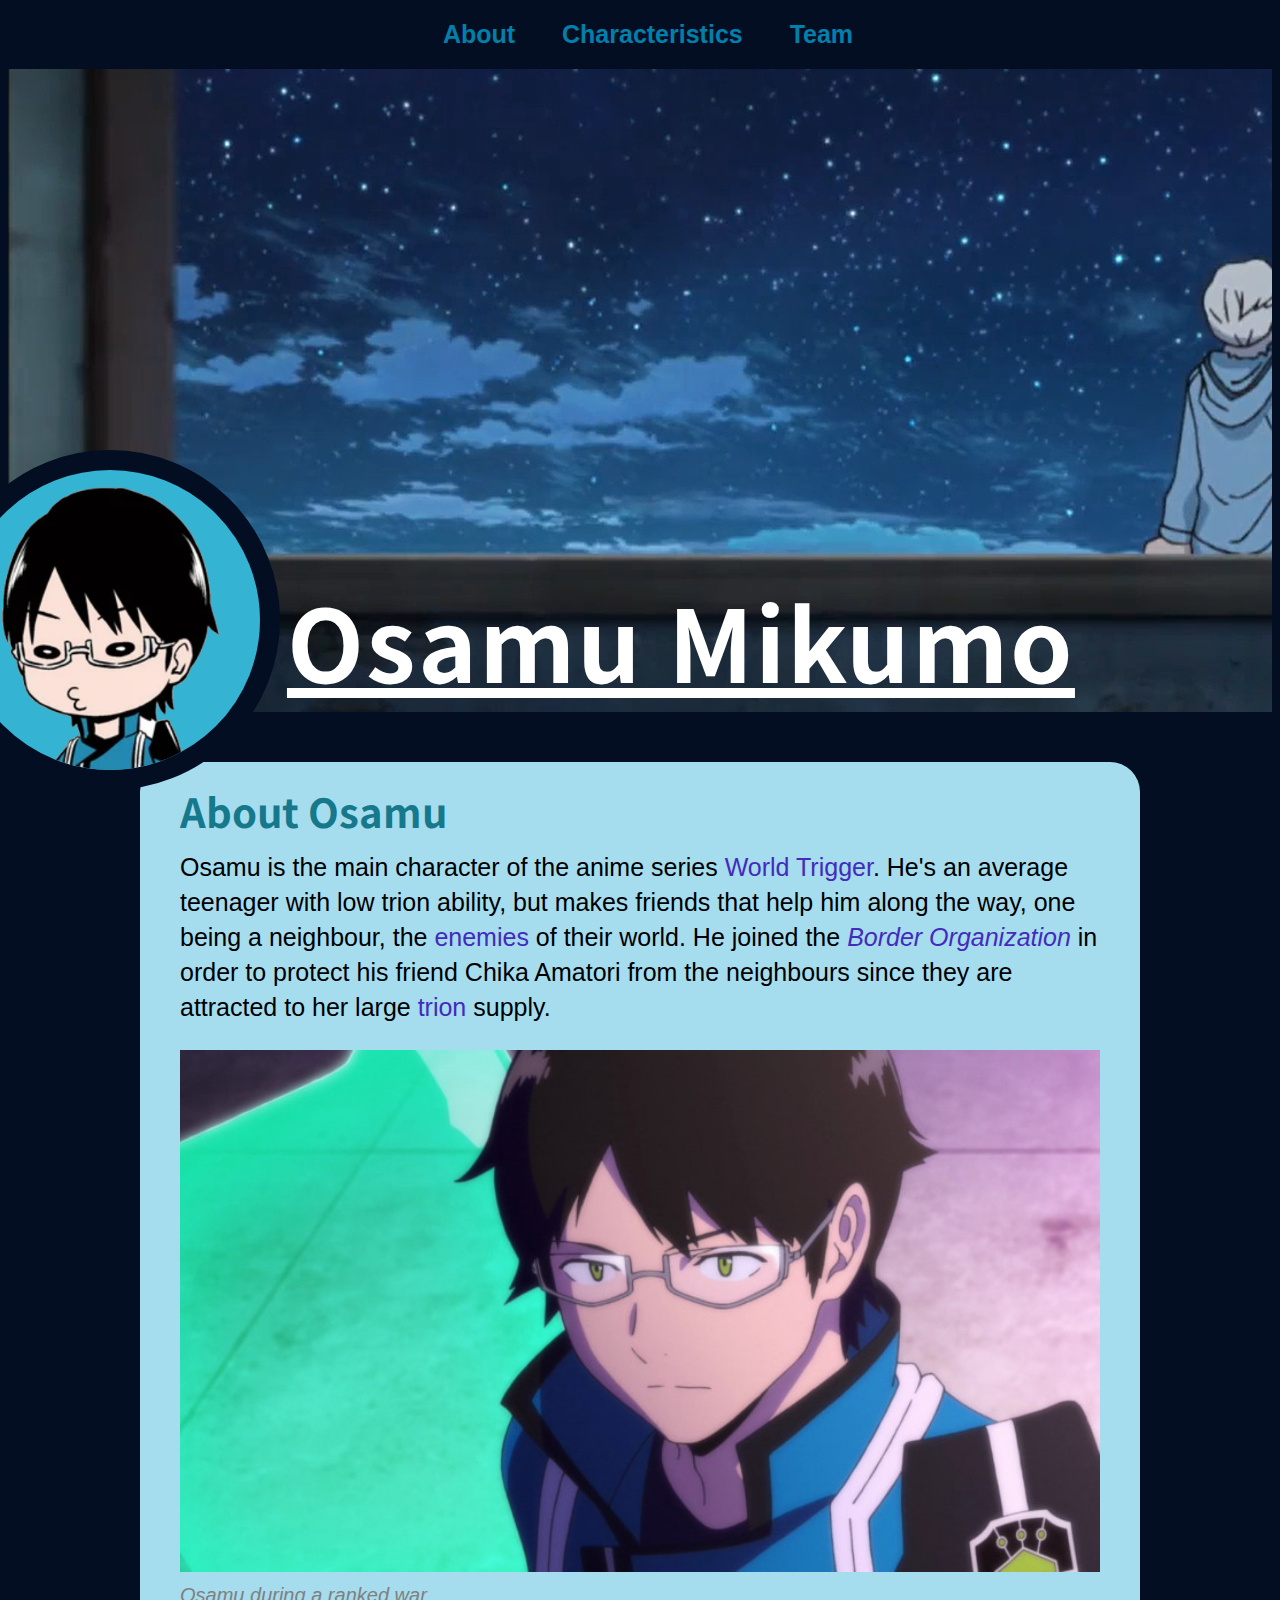
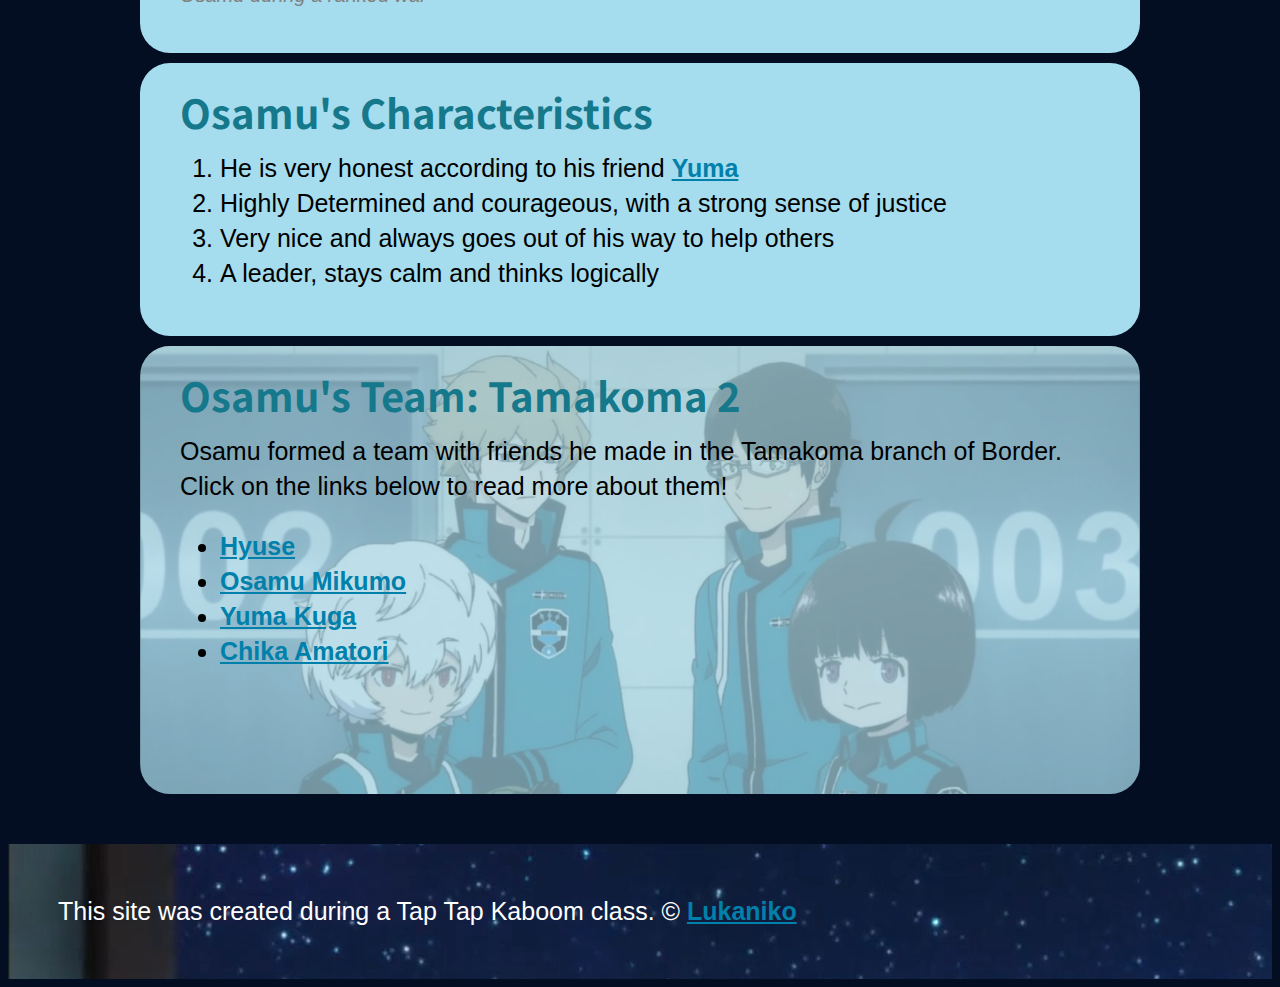
<file: index.html>
﻿<!DOCTYPE html>
<html>

<head>
	<!--Title of website tab-->
	<title>Osamu Mikumo</title>
	<link rel="icon" href="img/Osamu-Profile.png">
	<link href="https://fonts.googleapis.com/css2?family=Noto+Sans+JP:wght@900&display=swap" rel="stylesheet">
	<link rel="stylesheet" type="text/css" href="css/hero.css">

</head>
	
<body>
	<!--Nav bar at top-->
	<nav>
		<a href="#About"> About </a>
		<a href="#Characteristics"> Characteristics </a>
		<a href="#Team"> Team </a>
	</nav>
	<!--HEADER ELEMENT-->
	
	<header>
		<div class="all">
			<div class="pfp">
					<img src="img/Osamu-Profile.png" class="noO">
			</div>
		
			<div class="headerWords">
				<h1>Osamu Mikumo</h1>
			</div>
		</div>
		
		
	</header>

	<!-- main element -->
	<main>
		<!--Split all sections into divs with class to separate them-->
		<div class="section" id="About">
			<!-- About -->
			<h2>About Osamu</h2>
	
			<p>Osamu is the main character of the anime series <span>World Trigger</span>. He's an average teenager with low trion ability, but makes friends
				that help him along the way, one being a neighbour, the <span>enemies</span> of their world. He joined the <span><i>Border Organization</i></span>
				in order to protect his friend Chika Amatori from the neighbours since they are attracted to her large <span>trion</span> supply. </p>
			<img src="img/Osamu-big.jpg">

			<p class="caption"> Osamu during a ranked war</p>
		</div>
		
		<div class="section" id="Characteristics">
			<!-- Characteristics -->
			<h2> Osamu's Characteristics</h2> 
			<ol>
				<li>He is very honest according to his friend <a href="#YumaJump" title="Jump to Friends List">Yuma</a> </li>
				<li>Highly Determined and courageous, with a strong sense of justice </li>
				<li>Very nice and always goes out of his way to help others</li>
				<li>A leader, stays calm and thinks logically</li>
			</ol>
		</div>

		<div class="section teams" id="Team">
			<div class = "transBox">
				<!-- Team -->
				<h2> Osamu's Team: Tamakoma 2 </h2>
				<p> Osamu formed a team with friends he made in the Tamakoma branch of Border. Click on the links below to read more about them!</p>
				<ul>
					<li><a href="https://worldtrigger.fandom.com/wiki/Hyuse" target="_blank" title="Hyuse intro">Hyuse </a></li>	
					<li class="inlineText"><a href="https://worldtrigger.fandom.com/wiki/Osamu_Mikumo" target="_blank" title="Osamu intro">Osamu Mikumo </a></li>
					<li><a id="YumaJump" href="https://worldtrigger.fandom.com/wiki/Y%C5%ABma_Kuga" target="_blank" title="Yuma intro">Yuma Kuga</a></li>
					<li class="inlineText"><a href="https://worldtrigger.fandom.com/wiki/Chika_Amatori" target="_blank" title="Chika intro">Chika Amatori</a></li>
				</ul>
			</div>
			
		</div>
		
	</main>

	<!-- footer -->
	<footer>
		<p>This site was created during a Tap Tap Kaboom class. &copy; 
			<a href="https://www.youtube.com/channel/UCYYtyyGCLOZiUaqU2PewlBw" target="_blank" title="My YT channel!">Lukaniko</a></p>
	</footer>
</body>
</html>
</file>
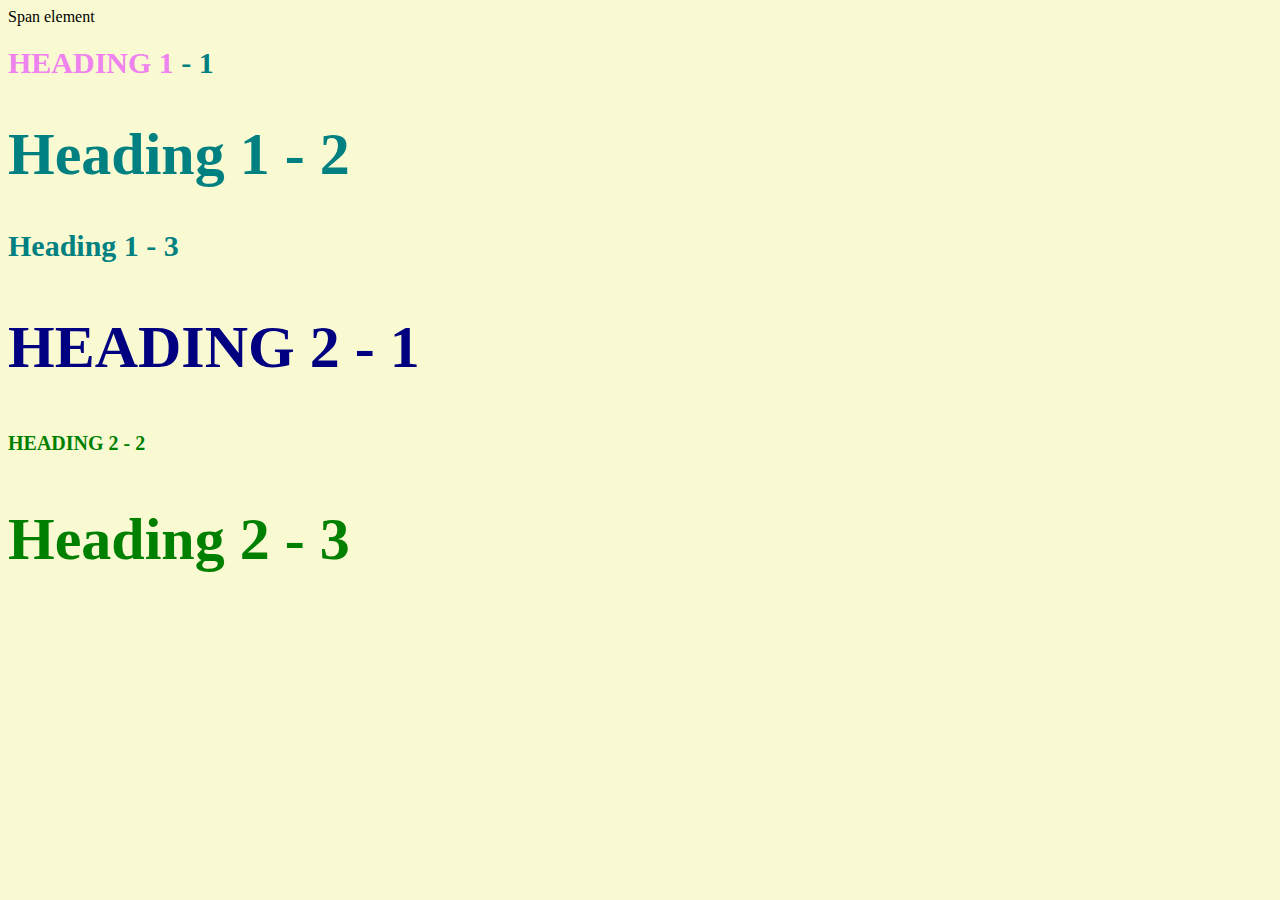
<file: style_test.html>
﻿<!DOCTYPE html>

<html>

<head>
	<title>Style Test</title>
	<link rel="stylesheet" type="text/css" href="css/test.css">
</head>

<body>
	<span>Span element</span>
	<h1 class="uppercase"><span>Heading 1</span> - 1</h1>
	<h1 class="big">Heading 1 - 2</h1>
	<h1>Heading 1 - 3</h1>
	<h2 class="big uppercase">Heading 2 - 1</h2>
	<h2 class="uppercase">Heading 2 - 2</h2>
	<h2 class="big">Heading 2 - 3</h2>
</body>

</html>
</file>
<file: css/hero.css>
﻿html
{
	scroll-behavior:smooth;
}

body
{
	background-color:#030E22;
	margin-top:0px;
	font-family: Helvetica, Arial, sans-serif;
	font-size: 25px;
}

nav{
	top: 0;
	background-color:#030E22;
	padding:20px 0px;
	text-align: center;
	position:fixed;
	width: 100%;
}

nav a{
	text-decoration:none;
	padding: 20px 20px;
}
nav a:hover{
	background-color:#A5DCEE;
}

header
{
	background-image: url("World-Trigger.png");
	background-repeat:repeat-x;
	background-color: #3CE5ED;
	background-position: 0 -100px;
	height:auto;
}

span
{
	color: #442ABD;
}
.noO:hover{
	background-color:blue;
}
header h1
{
	color: white;

	font-weight: bold;
	font-size: 100px;
	text-decoration: underline;
	letter-spacing:2px;
	margin-bottom:0px;
}
.all{
	max-width: 1000px;
	margin:auto auto;
}
h1, h2
{
	font-family: 'Noto Sans JP', sans-serif;
}

header img
{
	width:300px;
	background-color: #34B3D2;	
	border-radius:200px;
	border: 20px solid #030E22;	
	margin-bottom:-100px;

}

.pfp{
	margin-top:450px;
	margin-left:-200px;
	display:inline-block;
	margin-bottom:-200px;
}

.headerWords{
	display: inline-block;
	vertical-align:top;
	margin-top: 500px;

}

.testSpace
{
	width:auto;
	background-color:white;
	padding-left:200px;
	margin-top:-100px;
	padding-top:60px;
}

.caption{
	color:grey;
	font-style: italic;
	font-size: 80%;
	margin-top: 0px;
}

main
{
	max-width:1000px;
	margin: 50px auto 50px;
}

.section{
	background-color:#A5DCEE;
	padding:10px 40px 20px 40px;
	margin:0 0 10px;
	border-radius: 30px;
}
.teams {
	background-image: url("Team.png");
	background-size: 100%;
	padding:0px;
}

.transBox{
	background: rgba(165,220,238,0.6);
	border-radius: 30px;
	padding:10px 40px 100px 40px;

}

main img{
	
	width:100%;
}

h2{
	font-size: 40px;
	color: #16788B;
	margin: 10px auto 0px auto;
}
p, ol, ul{
	margin-top:10px;
	line-height:35px;
	
}

a{
	color: #0080AA;
	font-weight: bold;
}

a:hover{
	color: #094574;
}

footer{
	background-image: url("World-Trigger.png");
	background-position: 0 -100px;
}

/* CSS COMMENT */

footer p{
	padding: 50px;
	margin: 0px;
	color: white;
}
</file>
<file: css/test.css>
﻿body{
	background-color: lightgoldenrodyellow;
}

h1{
	font-size: 30px;
	color: teal;
}

h2{
	color: red;
	font-size: 20px;
}

h2{
	color:green;
}

.big{
	font-size:60px;
}

.uppercase{
	text-transform: uppercase;
}

.big.uppercase{
	color: navy;
}

h1 span{
	color:violet;
}
</file>
